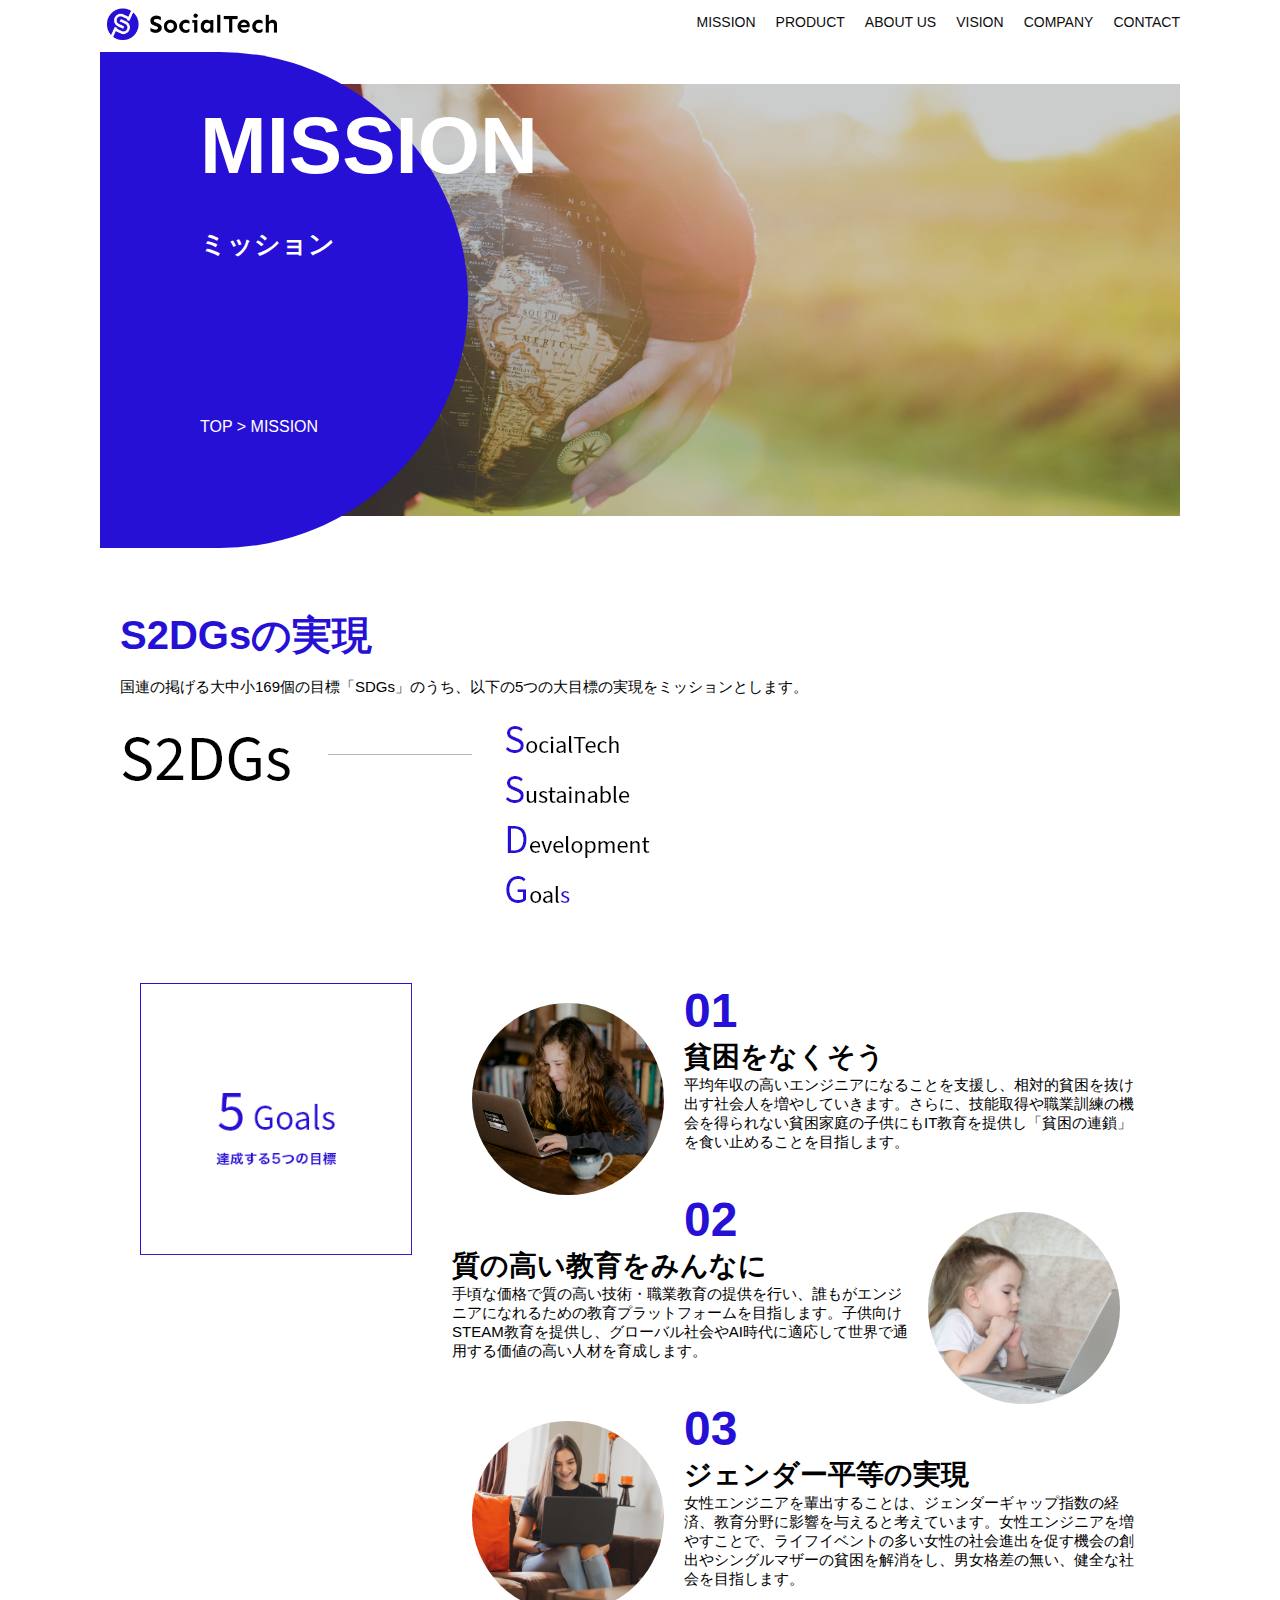
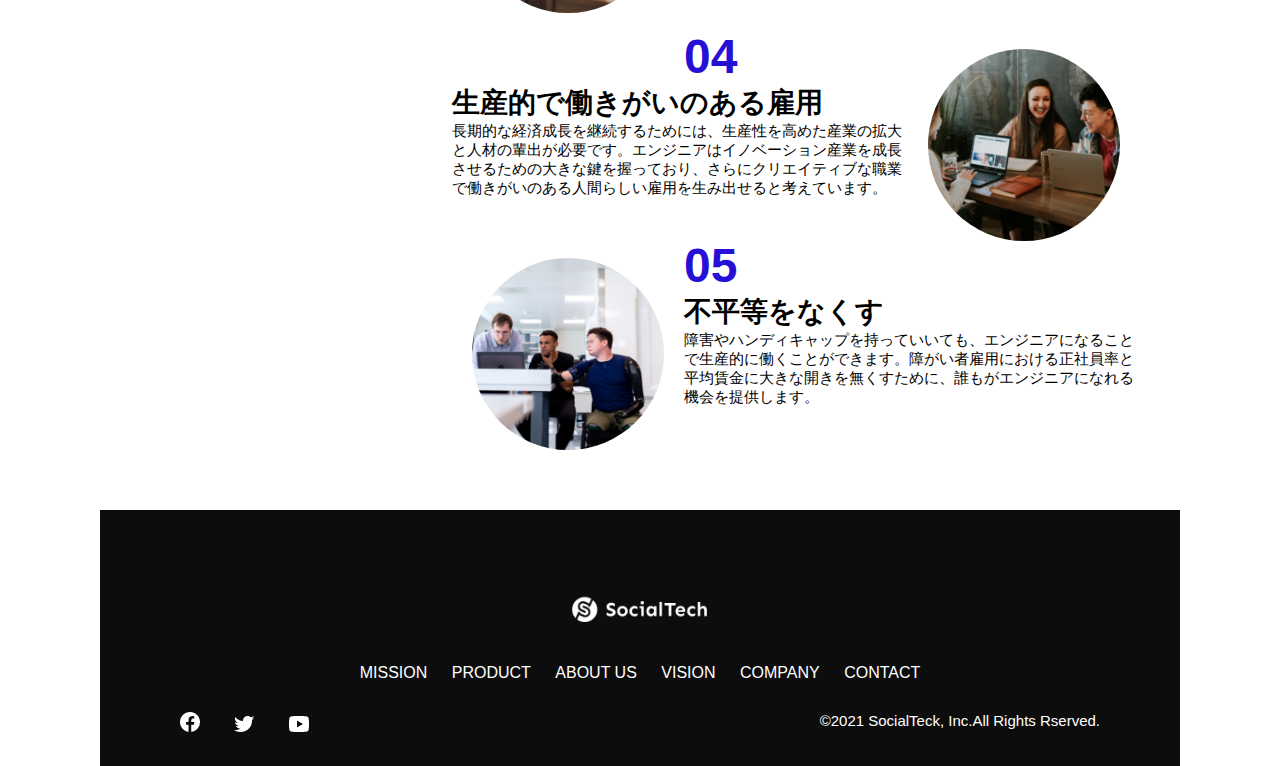
<file: kadai_tutorial_output/mission.html>
<!DOCTYPE html>
<html lang="ja">
<head>
    <meta charset="UTF-8">
    <meta name="description" content="SocialTechが目指す5つの目標（S2DGs）を紹介します">
    <meta name="viewport" content="width=device-width, initial-scale=1.0">
    <link rel="stylesheet" href="style.css">
    <title>SocialTeck - MISSION ミッション -</title>
</head>
<body>
     <header>
         <!-- ロゴ -->
         <a href="index.html" id="logo">
             <img src="images/logo.png" alt="トップページに戻る">
        </a>
         <!-- PC用ナビゲーション -->
         <nav id="nav-pc">
             <ul>
                 <li><a href="mission.html">MISSION</a></li>
                 <li><a href="product.html">PRODUCT</a></li>
                 <li><a href="index.html#aboutus">ABOUT US</a></li>
                 <li><a href="index.html#vision">VISION</a></li>
                 <li><a href="index.html#company">COMPANY</a></li>
                 <li><a href="index.html#contact">CONTACT</a></li>              
             </ul>
          </nav>
          <!--　スマホ用メニューボタン -->
          <button id="menu-sp"  onclick="document.getElementById('nav-sp').style.display = 'block'">
              <img src="images/button-menu.png" alt="ナビゲーションを開く">
          </button>
          <!-- スマホ用ナビゲーション -->
           <div id="nav-sp">
               <button id="close" onclick="document.getElementById('nav-sp').style.display = 'none'">
                  <img src="images/button-close.png" alt="ナビゲーションを閉じる">
               </button>

                 <nav>
                 <ul>
                     <li>
                         <a id="logo-sp" href="index.html" onclick="document.getElementById('nav-sp').style.display = 'none'"><img src="images/logo-sp.png" alt="トップページに戻る"></a>
                     </li>
                     <li><a class="menu" href="mission.html" onclick="document.getElementById('nav-sp').style.display = 'none'">MISSION</a></li>
                     <li><a class="menu" href="product.html" onclick="document.getElementById('nav-sp').style.display = 'none'">PRODUCT</a></li>
                     <li><a class="menu" href="index.html#aboutus" onclick="document.getElementById('nav-sp').style.display = 'none'">ABOUT US</a></li>
                     <li><a class="menu" href="index.html#vision" onclick="document.getElementById('nav-sp').style.display = 'none'">VISION</a></li>
                     <li><a class="menu" href="index.html#company" onclick="document.getElementById('nav-sp').style.display = 'none'">COMPANY</a></li>
                     <li><a class="menu" href="index.html#contact" onclick="document.getElementById('nav-sp').style.display = 'none'">CONTACT</a></li>
                 </ul>
              </nav>
             <div id="sns">
                 <a href="https://www.facebook.com/sejuku2013">
                     <img src="images/button-facebook.png" alt="Facebookのリンク">
                 </a>
                 <a href="https://twitter.com/samuraijuku">
                     <img src="images/button-twitter.png" alt="Twitterのリンク">
                  </a>
                 <a href="https://www.youtube.com/channel/UCCFOQO5aDK0xXam4cUQXT8g">
                     <img src="images/button-youtube.png" alt="YouTubeのリンク">
                 </a>
             </div>
          </div>
      </header>

      <main>
         <article>
            <section id="mission-main">
                <div class="mission-main-inner">
                    <div id="mission-title">
                        <h1>MISSION<br><span>ミッション</span></h1>
                        <p>TOP > MISSION</p>
                    </div>
                </div>
            </section>

            <section id="mission-s2dgs">
                <h2 class="mission-h2">S2DGsの実現</h2>
                <p>国連の掲げる大中小169個の目標「SDGs」のうち、以下の5つの大目標の実現をミッションとします。</p>
                <img src="images/mission/mission-s2dgs.png" alt="S2DGs">
            </section>

            <section id="mission-five-goals">
                <div class="five-goals-image">
                    <img src="images/mission/mission-5goals.png" alt="5Goals">
                </div>
                <div class="five-goals-read">
                    <div>
                        <img class="fivegoals-image-left" src="images/mission/mission-5goals01.png" alt="PCを操作する女の子">
                        <span class="fivegoals-number">01</span>
                        <h3 class="fivegoals-h3">貧困をなくそう</h3>
                        <p class="fivegoals-p">平均年収の高いエンジニアになることを支援し、相対的貧困を抜け出す社会人を増やしていきます。さらに、技能取得や職業訓練の機会を得られない貧困家庭の子供にもIT教育を提供し「貧困の連鎖」を食い止めることを目指します。</p>
                    </div>
                    <div>
                        <img class="fivegoals-image-right" src="images/mission/mission-5goals02.png" alt="PCを見つめる小さい女の子">
                        <span class="fivegoals-number">02</span>
                        <h3 class="fivegoals-h3">質の高い教育をみんなに</h3>
                        <p class="fivegoals-p">手頃な価格で質の高い技術・職業教育の提供を行い、誰もがエンジニアになれるための教育プラットフォームを目指します。子供向けSTEAM教育を提供し、グローバル社会やAI時代に適応して世界で通用する価値の高い人材を育成します。</p>
                   </div>
                   <div>
                        <img class="fivegoals-image-left" src="images/mission/mission-5goals03.png" alt="PCを操作する女性">
                        <span class="fivegoals-number">03</span>
                        <h3 class="fivegoals-h3">ジェンダー平等の実現</h3>
                        <p class="fivegoals-p">女性エンジニアを輩出することは、ジェンダーギャップ指数の経済、教育分野に影響を与えると考えています。女性エンジニアを増やすことで、ライフイベントの多い女性の社会進出を促す機会の創出やシングルマザーの貧困を解消をし、男女格差の無い、健全な社会を目指します。</p>
                   </div>
                   <div>
                        <img class="fivegoals-image-right" src="images/mission/mission-5goals04.png" alt="笑顔で話し合う3人の男女">
                        <span class="fivegoals-number">04</span>
                        <h3 class="fivegoals-h3">生産的で働きがいのある雇用</h3>
                        <p class="fivegoals-p">長期的な経済成長を継続するためには、生産性を高めた産業の拡大と人材の輩出が必要です。エンジニアはイノベーション産業を成長させるための大きな鍵を握っており、さらにクリエイティブな職業で働きがいのある人間らしい雇用を生み出せると考えています。</p>
                   </div>
                   <div>
                        <img class="fivegoals-image-left" src="images/mission/mission-5goals05.png" alt="障害を持つ男性が生き生きと働く様子">
                        <span class="fivegoals-number">05</span>
                        <h3 class="fivegoals-h3">不平等をなくす</h3>
                        <p class="fivegoals-p">障害やハンディキャップを持っていいても、エンジニアになることで生産的に働くことができます。障がい者雇用における正社員率と平均賃金に大きな開きを無くすために、誰もがエンジニアになれる機会を提供します。</p>
                   </div>
                </div>
            </section>




         </article>
      </main>

      <footer>
        <div id="footer-logo">
            <img src="images/logo-sp.png" alt="SocialTeck">
        </div>
            <div id="footer-link">
                <a href="misson.html">MISSION</a>
                <a href="product.html">PRODUCT</a>
                <a href="index.html#aboutus">ABOUT US</a>
                <a href="index.html#vision">VISION</a>
                <a href="index.html#company">COMPANY</a>
                <a href="index.html#contact">CONTACT</a>
            </div>
            <div id="sns-footer">
                <div class="sns-btns">
                    <a href="https://www.facebook.com/sejuku2013"><img src="images/button-facebook.png" alt="Facebookのリンク"></a>
                    <a href="https://twitter.com/samuraijuku"><img src="images/button-twitter.png" alt="Twitterのリンク"></a>
                    <a href="https://www.youtube.com/channel/UCCFOQO5aDK0xXam4cUQXT8g"><img src="images/button-youtube.png" alt="YouTubeのリンク"></a>
                </div>
                <p id="copyright">&copy;2021 SocialTeck, Inc.All Rights Rserved.</p>
            </div>
   </footer>
</body>
</html>
</file>
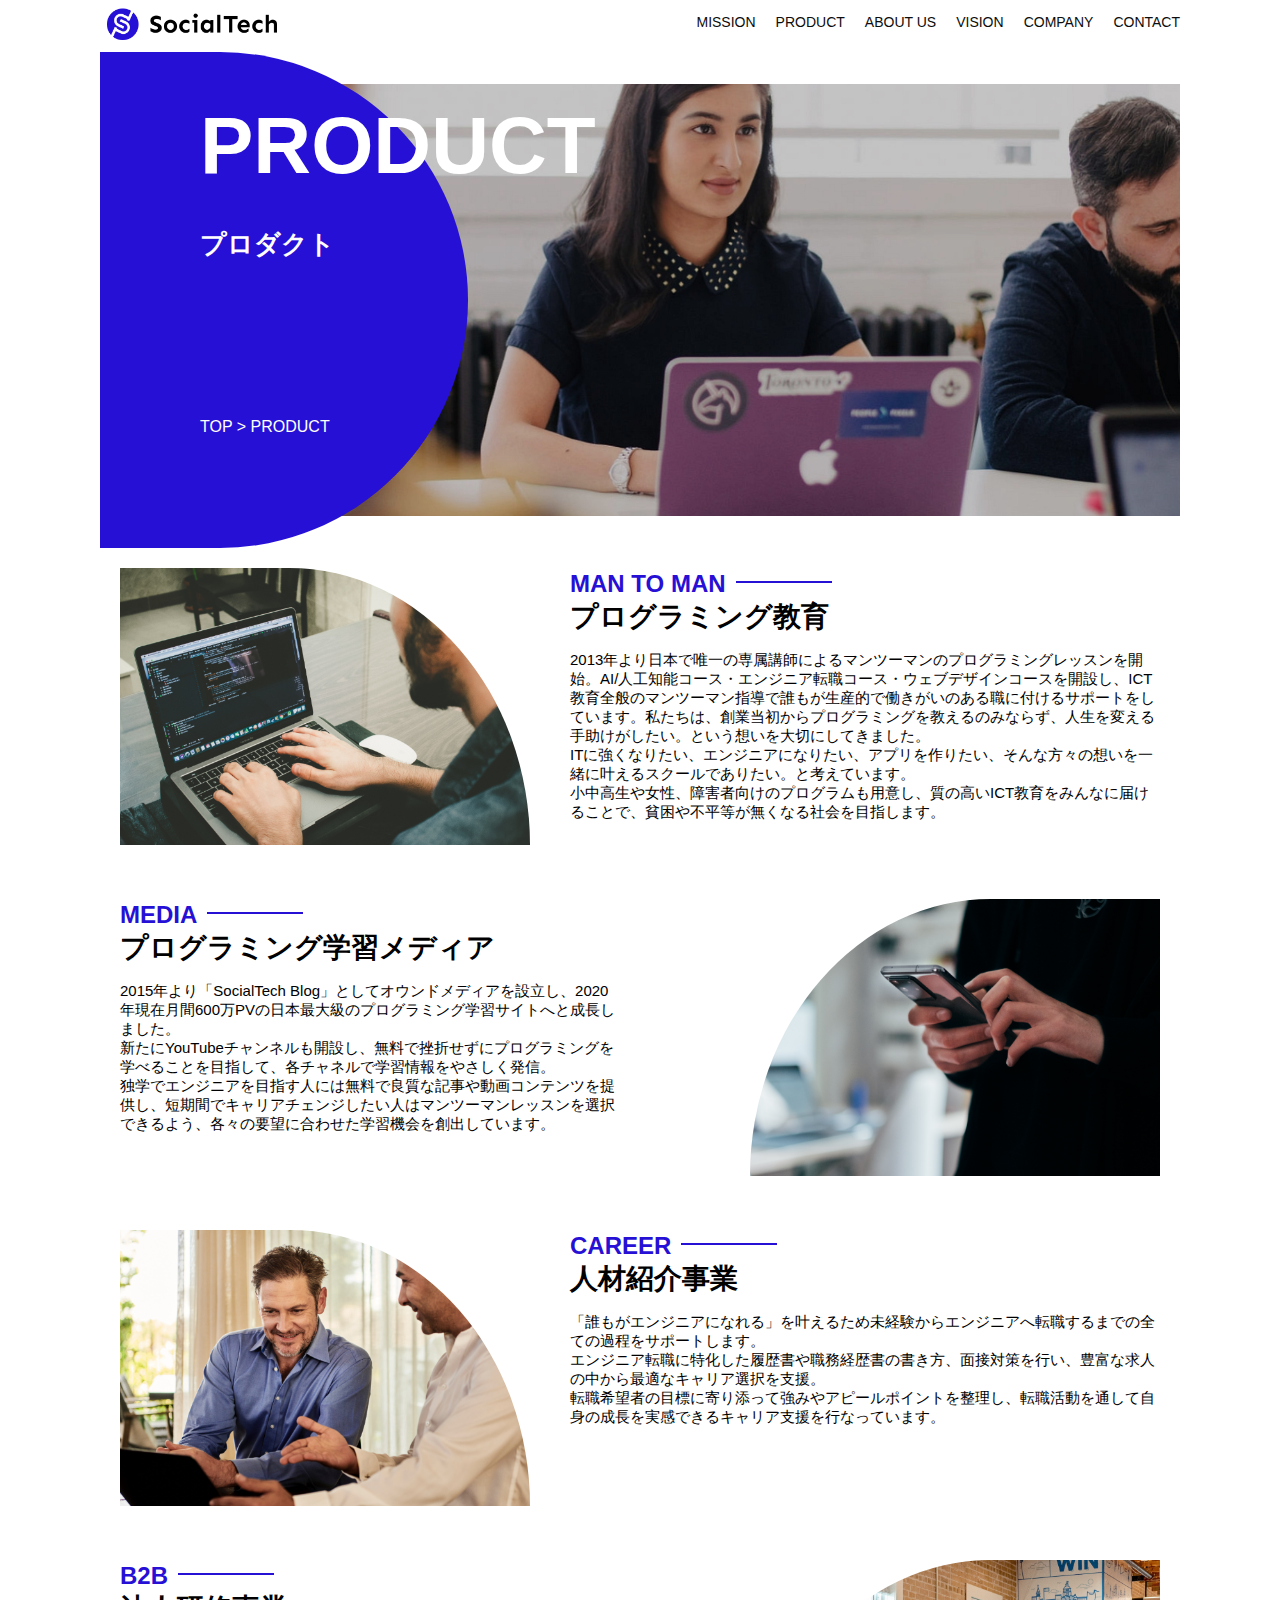
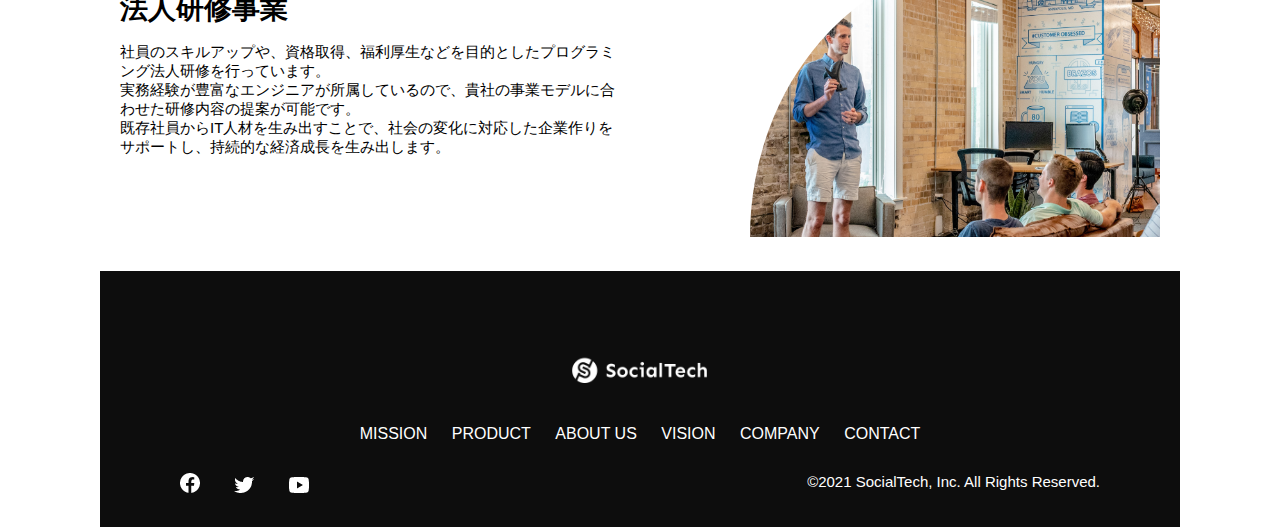
<file: kadai_tutorial_output/product.html>
<!DOCTYPE html>
 <html>
   <head>
     <title>SocialTech -PRODUCT プロダクト-</title>
     <meta charset="utf-8">
     <meta name="description" content="SocialTechの4つのプロダクトを紹介します">
     <meta name="viewport" content="width=device-width, initial-scale=1.0">
     <link rel="stylesheet" href="style.css">
   </head>
 
   <body>
     <!-- ヘッダー -->
     <header>
       <!-- ロゴ -->
       <a href="index.html" id="logo">
         <img src="images/logo.png" alt="トップページに戻る">
       </a>
 
       <!-- PC用ナビゲーション -->
       <nav id="nav-pc">
         <ul>
           <li><a href="mission.html">MISSION</a></li>
           <li><a href="product.html">PRODUCT</a></li>
           <li><a href="index.html#aboutus">ABOUT US</a></li>
           <li><a href="index.html#vision">VISION</a></li>
           <li><a href="index.html#company">COMPANY</a></li>
           <li><a href="index.html#contact">CONTACT</a></li>
         </ul>
       </nav>
 
       <!-- スマホ用メニューボタン -->
       <button id="menu-sp" onclick="document.getElementById('nav-sp').style.display = 'block'">
         <img src="images/button-menu.png" alt="ナビゲーションを開く">
       </button>
 
       <!-- スマホ用ナビゲーション -->
       <div id="nav-sp">
         <button id="close" onclick="document.getElementById('nav-sp').style.display = 'none'">
           <img src="images/button-close.png" alt="ナビゲーションを閉じる">
         </button>
 
         <nav>
           <ul>
             <li>
               <a id="logo-sp" href="index.html" onclick="document.getElementById('nav-sp').style.display = 'none'"><img src="images/logo-sp.png" alt="トップページに戻る"></a>
             </li>
             <li><a class="menu" href="mission.html" onclick="document.getElementById('nav-sp').style.display = 'none'">MISSION</a></li>
             <li><a class="menu" href="product.html" onclick="document.getElementById('nav-sp').style.display = 'none'">PRODUCT</a></li>
             <li><a class="menu" href="index.html#aboutus" onclick="document.getElementById('nav-sp').style.display = 'none'">ABOUT US</a></li>
             <li><a class="menu" href="index.html#vision" onclick="document.getElementById('nav-sp').style.display = 'none'">VISION</a></li>
             <li><a class="menu" href="index.html#company" onclick="document.getElementById('nav-sp').style.display = 'none'">COMPANY</a></li>
             <li><a class="menu" href="index.html#contact" onclick="document.getElementById('nav-sp').style.display = 'none'">CONTACT</a></li>
           </ul>
         </nav>
         <div id="sns">
           <a href="https://www.facebook.com/sejuku2013">
             <img src="images/button-facebook.png" alt="Facebookのリンク">
          </a>
           <a href="https://twitter.com/samuraijuku">
             <img src="images/button-twitter.png" alt="Twitterのリンク">
           </a>
           <a href="https://www.youtube.com/channel/UCCFOQO5aDK0xXam4cUQXT8g">
             <img src="images/button-youtube.png" alt="YouTubeのリンク">
           </a>
         </div>
       </div>
     </header>
 
     <main>
       <article>
        <section id="product-main">
            <div class="product-main-inner">
                <div id="product-title">
                    <h1>PRODUCT<br><span>プロダクト</span></h1>
                    <p>TOP > PRODUCT</p>
                </div>
            </div>
        </section>

        <section class="product-section product-section-left">
            <div class="product-section-img">
                <img src="images/product/product-mantoman.png" alt="PCでコードを書く男性">
            </div>
            <div class="product-read">
                <h2 class="product-h2">MAN TO MAN</h2>
                <h3 class="product-h3">プログラミング教育</h3>
                <p>
                    2013年より日本で唯一の専属講師によるマンツーマンのプログラミングレッスンを開始。AI/人工知能コース・エンジニア転職コース・ウェブデザインコースを開設し、ICT教育全般のマンツーマン指導で誰もが生産的で働きがいのある職に付けるサポートをしています。私たちは、創業当初からプログラミングを教えるのみならず、人生を変える手助けがしたい。という想いを大切にしてきました。<br>ITに強くなりたい、エンジニアになりたい、アプリを作りたい、そんな方々の想いを一緒に叶えるスクールでありたい。と考えています。<br>小中高生や女性、障害者向けのプログラムも用意し、質の高いICT教育をみんなに届けることで、貧困や不平等が無くなる社会を目指します。
                </p>
            </div>
        </section>

        <section class="product-section product-section-right">
            <div class="product-read">
                <h2 class="product-h2">MEDIA</h2>
                <h3 class="product-h3">プログラミング学習メディア</h3>
                <p>2015年より「SocialTech Blog」としてオウンドメディアを設立し、2020年現在月間600万PVの日本最大級のプログラミング学習サイトへと成長しました。<br>新たにYouTubeチャンネルも開設し、無料で挫折せずにプログラミングを学べることを目指して、各チャネルで学習情報をやさしく発信。<br>独学でエンジニアを目指す人には無料で良質な記事や動画コンテンツを提供し、短期間でキャリアチェンジしたい人はマンツーマンレッスンを選択できるよう、各々の要望に合わせた学習機会を創出しています。</p>
            </div>
            <div class="product-section-img">
                <img src="images/product/product-media.png" alt="スマートフォンを操作する人">
            </div>
        </section>

        <section class="product-section product-section-left">
            <div class="product-section-img">
                <img src="images/product/product-career.png" alt="笑顔で話し合う2人の男性">
            </div>
            <div class="product-read">
                <h2 class="product-h2">CAREER</h2>
                <h3 class="product-h3">人材紹介事業</h3>
                <p>「誰もがエンジニアになれる」を叶えるため未経験からエンジニアへ転職するまでの全ての過程をサポートします。<br>エンジニア転職に特化した履歴書や職務経歴書の書き方、面接対策を行い、豊富な求人の中から最適なキャリア選択を支援。<br>転職希望者の目標に寄り添って強みやアピールポイントを整理し、転職活動を通して自身の成長を実感できるキャリア支援を行なっています。<br></p>
            </div>
        </section>

        <section class="product-section product-section-right">
            <div class="product-read">
                <h2 class="product-h2">B2B</h2>
                <h3 class="product-h3">法人研修事業</h3>
                <p>社員のスキルアップや、資格取得、福利厚生などを目的としたプログラミング法人研修を行っています。<br>実務経験が豊富なエンジニアが所属しているので、貴社の事業モデルに合わせた研修内容の提案が可能です。<br>既存社員からIT人材を生み出すことで、社会の変化に対応した企業作りをサポートし、持続的な経済成長を生み出します。</p>
           </div>
           <div class="product-section-img">
            <img src="images/product/product-b2b.png" alt="講演中の男性とそれを聴く人々">       
           </div>
        </section>

       </article>
     </main>
 
     <footer>
       <div id="footer-logo">
         <img src="images/logo-sp.png" alt="SocialTech">
       </div>
       <div id="footer-link">
         <a href="mission.html">MISSION</a>
         <a href="product.html">PRODUCT</a>
         <a href="index.html#aboutus">ABOUT US</a>
         <a href="index.html#vision">VISION</a>
         <a href="index.html#company">COMPANY</a>
         <a href="index.html#contact">CONTACT</a>
       </div>
       <div id="sns-footer">
         <div class="sns-btns">
           <a href="https://www.facebook.com/sejuku2013"><img src="images/button-facebook.png" alt="Facebookのリンク"></a>
           <a href="https://twitter.com/samuraijuku"><img src="images/button-twitter.png" alt="Twitterのリンク"></a>
           <a href="https://www.youtube.com/channel/UCCFOQO5aDK0xXam4cUQXT8g"><img src="images/button-youtube.png" alt="YouTubeのリンク"></a>
         </div>
         <p id="copyright">&copy;2021 SocialTech, Inc. All Rights Reserved.</p>
       </div>
     </footer>
     
   </body>
 </html>
</file>
<file: kadai_tutorial_output/style.css>
/* PC、スマホ共通スタイル */
* {
    box-sizing: border-box;
}

p {font-size: 15px;

}

body {
    max-width: 1080px;
    margin: 0 auto 0 auto;
    font-family: "Source Sans Pro", "Hiragino Kaku Gothic ProN", Meiryo ,Arial,sans-serif;
}

/* PC用カルーセル設定 */
.carousel{
    margin: 0 20px 0 20px;
}

.carouselImg{
    width: 100%;
}

/* ヘッダー */
header {
    display: flex;
    justify-content: space-between;
}

/* ナビゲーションのレイアウト */
#nav-pc{
    font-size: 14px;
}
#nav-pc ul{
    display: flex;
    padding-left: 0;
}
#nav-pc li{
    list-style: none;
}

/* ナビゲーションリンクの装飾設定 */
#nav-pc a{
    text-decoration: none;
    margin-left: 20px;
    color: #0d0d0d;
}
#nav-pc a:hover{
    text-decoration: underline;
}

 /*スマホ用ナビを非表示  */
 #nav-sp,
 #menu-sp{
    display: none;
 }


/* メインビジュアル */
#main-visual{
    position: relative;
    height: 470px;
}
#main-message{
    position: absolute;
    top,left: 0;
    background-color: #2710d5;
    color: #ffffff;
    border-radius: 0 0 476px 0;
    max-width: 620px;
    height: 100%;
    width: 100%;
    z-index: 11;
}
#main-message > h1{
    font-size: 60px;
    margin: 100px 0 0 50px;
}
#main-message > p {
    font-size: 28px;
    margin: 0 0 0 50px;
}
#main-visual > img {
    max-width: 620px;
    border-radius: 476px 0 0 0;
    position: absolute;
    top:0;
    right: 0;
    z-index: 10;
}

/* 見出し */
h2{
    margin: 40px 0 0 0;
}
h2::after{
    content: url("images/line.png");
    margin-left: 10px;
}
h3{
    font-size: 27px;
}
/* ミッション */
#mission{
    margin: 80px auto ;
}
#mission-flex{
    display: flex;
}
#mission-flex > div{
    width: 50%;
    margin: 20px;
}
#mission-photo{
    width: 100%;
}
#s2dgs{
    margin-top: 50px;
    width: 100%;
}

/* プロダクト */
#product{
    background-color: #fafafa;
    margin: 80px 0 80px 0;
    padding: 10px 40px 0px 40px;
}

/* 外枠 */
#product .product-flex{
    margin-top: 40px;
    display: flex;
}

/* 左のカラム */
#product-left{
    width: 50%;
    margin-right: 20px;
}

/* 右のカラム */
#product-right{
    width: 50%;
    margin-left: 20px;
    margin-top: 80px;
}

/* 画像＋説明の枠 */
#product-left > div{
    position: relative;
    height: 480px;
    margin-right: 20px;
}
#product-right > div{
    position: relative;
    height: 480px;
    margin-left: 20px;
}

/* 画像 */
 .product-photo{
    width: 100%;
}

/* 説明文の枠 */
.product-explain{
    background-color: #ffffff;
    position: absolute;
    left: 0;
    bottom: 50px;
    margin: 0 40px 0 40px;
    padding:  20px;
    box-shadow: 5px 5px 10px rgba(0, 0, 0, 0.05);
}

/* 説明文の英語 */
.product-explain > span{
    color: #2710d5;
    font-weight: bold;
    font-size: 16px;
    margin: 0;
}

/* 説明文の見出し */
.product-explain > h3{
    margin: 5px 0 5px 0;
}

/* 説明文 */
.product-explain > P{
    font-size: 14px;
    margin: 0;
}

/* もっとみるボタン */
#product-more{
    text-align: center;
}
#product-more a{
    position: relative;
    bottom: -42px;
}

/* ABOUT　US */
#aboutus{
    margin: 80px auto 80px auto;
}

/* 3つの組織文化と画像を入れる枠 */
#aboutus > div{
    display: flex;
}

/* 画像 */
.culture-img{
    width: 50%;
    align-self: flex-start;
}

/* Flexbox（フレックスボックス）内の要素は
align-self: flex-start;を指定すると上寄せになる */


.culture-img2{
    margin-top: 50px;
    width: 100%;
}

/* 3つの組織文化の表 */
.culture-table{
    margin-right: 50px;
}

/* 番号 */
.culture-num{
    font-size: 80px;
    color: #2710d5;
    padding: 0 20px 0 0;
}

/* 見出し */
.culture-table th{
    text-align: left;
    font-size: 28px;
    font-weight: bold;
}

/* 組織文化英語 */
.culture-en{
    color: #2710d5;
    font-size: 24px;
}

/* 説明文 */
.culture-description{
    margin: 0;
}

/* ビジョン */
#vision{
    margin: 80px auto 80px auto;
}

/* セクション内の外枠 */
#vision > div{
    display: flex;
    justify-content: space-between;
    flex-wrap: wrap;
}

/* 7つの行動指針の枠 */
.vision-box{
    width: 300px;
    height: 300px;
    margin-bottom: 30px;
    position: relative;
}

.vision-box > img{
    width: 100%;
    position: relative;
    z-index: 30;
}

.vision-box > div{
    position: absolute;
    top: 0;
    left: 0;
    z-index: 31;
    margin-right: 20px;
}

.vision-box > div > h4{
    color: #2710d5;
    font-size: 19px;
    margin: 80px 0 0 0;
}

.vision-box > div >h4::first-letter{
    font-size: 40px;
}

.vision-box > div >h5{
    font-size: 20px;
    margin: 0 0 0 0;
}

.vision-box > div >p{
    margin: 10px 0 0 0;
}

/* 会社概要 */
#company{
    margin: 80px auto 80px auto;
}

#company-table{
    width: 100%;
}

.tableheader{
    text-align: left;
    padding: 20px;
    border-bottom-color: #2710d5;
    border-bottom-width: 1px;
    border-bottom-style: solid;
    width: 100px;
}

.tableheader-first{
    border-top-color: #2710d5;
    border-top-width: 1px;
    border-top-style: solid;
}

.cell{
    padding: 30px;
    border-bottom-color: #ececec;
    border-bottom-width: 1px;
    border-bottom-style: solid;
}

.cell-first{
    border-top-color: #ececec;
    border-top-width: 1px;
    border-top-style: solid;
}

#company > iframe{
    width: 100%;
    height: 368px;
    margin-top: 40px;
}

/* お問い合わせ */
#contact{
    margin: 80px auto 80px auto;
}

/* 外枠 */
#contact > form > div{
    display: flex;
    flex-direction: row;
    flex-wrap: wrap;
    padding-bottom: 30px;
}
/* 左列の見出し */
.contact-heading{
    width: 240px;
    align-self: center;
}
/* 見出しのラベル */
.contact-label{
    font-weight: bold;
}

/* 必須 */
.contact-span{
    color: #ce2222;
    margin: 0 0 0 20px;
    font-weight: bold;
}

/* テキストボックス */
.contact-textbox{
    border-top: 0px;
    border-left: 0px;
    border-right: 0px;
    border-bottom-width: 1px;
    border-bottom-color: #707070;
    border-style: solid;
    background-color: #fafafa;
    width: 400px;
    height: 56px;   
}

/* お問い合わせ内容のテキストエリア */
.contact-textarea{
    border-top: 0;
    border-left: 0;
    border-right: 0;
    border-bottom-width: 1px;
    border-bottom-color: #707070;
    background-color: #fafafa;
    width: 400px;
    height: 200px;
}

/* 個人情報の取り扱い */
#contact dt{
    font-weight: bold;
}
#contact dd{
    margin: 0 0 16px 0;
}
#contact dd p {
    margin: 0;
}
#contact dd ul{
    padding-left: 0;
}
#contact dd li{
    margin-bottom: 0;
    list-style: none;
}

/* フッター */
footer{
    background-color: #0d0d0d;
    text-align: center;
    padding: 80px 80px 30px 80px;
}

#footer-logo{
    margin-bottom: 30px;
}

#footer-link{
    margin-bottom: 30px;
}

#footer-link > a{
    text-decoration: none;
    margin: 10px;
    color: #ffffff;
}

#footer-link > a:hover{
    text-decoration: underline;
}

#sns-footer{
    display: flex;
    justify-content: space-between;
    text-align: left;
}

#sns-footer a{
    margin-right: 30px;
}

#copyright{
    color: #ffffff;
    margin: 0;
}


/* mission.html用のスタイル */
/* ミッションのメインビジュアル */

.mission-main-inner{
    background-image: url(images/mission/mission-main.png);
    background-repeat: no-repeat;
    background-position-y: center;
}

#mission-title{
    background-color: #2710d5;
    width: 368px;
    color: #ffffff;
    height: 496px;
    border-radius: 0 248px 248px 0;
    position: relative;
}

#mission-title h1{
    position: absolute;
    top: 0;
    left: 100px;
    font-size: 80px;
    line-height: 1;
}


#mission-title h1 span{
    font-size: 26px;
}

#mission-title > p{
    position: absolute;
    top: 350px;
    left: 100px;
    font-size: 16px;
}

/* ミッションページ　S2DGsの設定 */
#mission-s2dgs{
    padding: 20px;
}

.mission-h2{
    color: #2710d5;
    font-size: 40px;
}

.mission-h2::after{
    content: none;
}

/* ミッションページ　5つのゴールの設定 */
#mission-five-goals{
    padding: 20px;
    display: flex;
}

#mission-five-goals .five-goals-image{
    width: 30%;
    padding: 20px;
}

#mission-five-goals .five-goals-image img{
    width: 100%;
}

#mission-five-goals .five-goals-read{
    width: 70%;
    padding: 20px;
}

#mission-five-goals .five-goals-read > div{
    margin-bottom: 40px;
}

.fivegoals-image-right{
    float: right;
    margin: 20px;
}

.fivegoals-image-left{
    float: left;
    margin: 20px;
}

.fivegoals-number{
    color: #2710d5;
    font-size: 48px;
    font-weight: bold;
    margin: 0;
}

.fivegoals-h3{
    font-size: 28px;
    margin: 0;
}

.fivegoals-p{
    margin: 0;
}

/* プロダクトページ */
.product-main-inner{
    background-image: url(images/product/product-main.png);
    background-repeat: no-repeat;
    background-position-y: center ;
}

#product-title{
    background-color: #2710d5;
    width: 368px;
    color: #ffffff;
    height: 496px;
    border-radius: 0 248px 248px 0;
    position: relative;
}

#product-title h1{
    position: absolute;
    top: 0;
    left: 100px;
    font-size: 80px;
    line-height: 1;
}

#product-title h1 span{
    font-size: 26px;
}

#product-title > p{
    position: absolute;
    top: 350px;
    left: 100px;
    font-size: 16px;
}

/* セクション */
.product-section{
    display: flex;
    padding: 20px 20px 0;
}

.product-section .product-section-img{
    width: 450px;
}

/* 左が画像のセクション */
.product-section-left .product-section-img img{
    width: 100%;
    padding: 0 40px 30px 0;
    border-radius: 0 432px 0 0;
}

.product-section-left .product-read{
    width: 50%;
    flex-grow: 1;
}

.product-section-left .product-read p{
    margin-bottom: 0;
}

/* 右が画像のセクション */
.product-section-right{
    justify-content: space-between;
}

.product-section-right .product-section-img img{
    width: 100%;
    padding: 0 0 30px 40px;
    border-radius: 432px 0 0 0;
}

.product-section-right .product-read{
    width: 500px;
}

.product-h2{
    color: #2710d5;
    font-size: 24px;
    margin: 0;
}

.product-h3{
    font-size: 28px;
    margin: 0;
}




/* =======================
スマートフォン用のスタイル 
=========================*/
@media screen and (max-width: 767px) {
    /* スマホ用カルーセル設定 */
    .carousel{
        margin: 0;
    }
    
     /* PCナビゲーション非表示 */
     #nav-pc{
        display: none;
     }

     /* ハンバーガーメニュー */
     #menu-sp{
        display: block;
        background-color: transparent;
        padding: 0;
        border: none;
        position: absolute;
        top: 0px;
        right: 0px;
     }

     /* スマホ用ナビゲーションの表示切替 */
     /* 初期状態、レイアウトと非表示設定 */
     #nav-sp{
        background-color: #2710d5;
        position: absolute;
        left: 0;
        top: 0;
        height: 100%;
        width: 100%;
        display: none;
        z-index: 100;
     }

     /* ×ボタン */
     #close{
        position: absolute;
        top: 20px;
        right: 20px;
        background-color: transparent;
        border: none;
     }

     #nav-sp nav ul {
        padding-left: 0;
     }

     #nav-sp nav li{
        list-style: none;
     }

     /* ナビゲーションメニュー用ロゴ */
     #logo-sp{
        margin: 80px 0 30px 20px;
     }

     /* ナビゲーションのリンクの装飾設定 */
     #nav-sp nav a{
        display: block;
        color: #ffffff;
     }

     #nav-sp nav a:hover{
        text-decoration: underline;
     }

     #nav-sp .menu{
        text-decoration: none;
        margin: 0 20px 0 20px;
        height: 44px;
        font-size: 16px;
        background-image: url(images/arrow.png);
        background-repeat: no-repeat;
        background-position: right top;
     }

     #sns{
        position: absolute;
        bottom: 20px;
        left: 20px;
     }

     #sns > a{
        margin-right: 30px;
     }

    /* メインビジュアル */
    #main-visual{
        position: relative;
        height: 470px;
        overflow: visible;
    }
/*  overflow: hidden;
overflowプロパティとは、
「領域内に入りきらない要素をどのように表示するか」
を指定するプロパティです。
初期値のvisibleだとはみ出た部分が表示されますが、
hiddenという値を指定すると、
はみ出た部分が非表示になります。*/

    #main-visual > div{
        text-align: center;
        height: 280px;
    }

    #main-visual h1{
        font-size: 28px;
        margin: 90px 0 0 0;
    }

    #main-visual > div > p{
        margin: 0;
        font-size: 15px;
    } 

    #main-visual > img{
        width: 100%;
        border-radius: 476px 0 0 0;
        top: auto;
        bottom: 0;
    }

    /* 見出し */
    h2{
        margin: 15px 0 15px 0;
    }

    h3{
        font-size: 24px;
        margin: 10px 0 0 0;
    }

    /* ミッション */
    #mission{
        margin: 20px 0 20px 0;
        padding: 0 20px 0 20px;
    }

    #mission-flex{
        flex-direction: column;
    }

    #mission-flex > div{
        width: 100%;
        margin: 0;
    }

    /* プロダクト */
    #product{
        margin: 0;
        padding: 10px 20px 0 20px;
    }

    /* 外枠 */
    #product .product-flex{
        flex-direction: column;
        margin-top: 0;
    }

    /* 左右のカラム　スマホでは縦並び */
    #product-left,
    #product-right{
        width: 100%;
        margin: 0;
    }

    /* 画像+説明の枠 */
    #product-left > div,
    #product-right > div{
        height: auto;
        margin: 0;
    }

    /* 説明分の枠 */
    .product-explain{
        position: relative;
        margin: 0;
    }

    .product-explain > h3{
        margin: 10px 0 10px 0;
        font-size: 24px;
    }

    /* もっと見るボタン */
    #product-more{
        text-align: left;
    }

    /* ABOUT　US */
    #aboutus{
        margin: 80px 20px 80px 20px;
    }

    #aboutus > div{
        flex-direction: column;
    }

    .culture-table th{
        font-size: 16px;
    }

    .culture-table{
        margin-right: 0;
        padding-right: 20px;
        order: 2;
    }

    .culture-img{
        width: 100%;
        order: 1;
    }

    .culture-img2{
        margin-top: 0;
    }

    .culture-description{
        margin: 0;
    }

    /* ビジョン */
    #vision{
        margin: 80px 20px 80px 20px;
    }

    .vision-box > img{
        position: absolute;
        top: 0;
        left: 0;
    }

    .vision-box > div > h4{
        margin: 60px 0 0 0;
    }

    /* 会社概要 */
    #company{
        margin: 0 20xp 0 20px;
    }

    #comoany > h3{
        margin-bottom: 20px;
    }

    .tableheader{
        width: 20px;
    }

    #company > iframe{
        height: 240px;
    }

     /* お問い合わせ */
     #contact{
        margin: 80px 20px 80px 20px;
     }

     #contact > h3{
        margin-bottom: 20px;
     }

     #contact > form > div{
        flex-direction: column;
        margin-bottom: 20px;
     }

     .contact-heading{
        align-self: auto;
        margin-bottom: 20px;
     }

     .contact-textbox{
        min-width: 300px;
        width: 100%;
     }

     .contact-textarea{
        height: 150px;
        width: 100%;
     }

     .radiobutton{
        margin-bottom: 20px;
     }
    /* フッター */
    footer{
        padding: 30px 20px 50px 20px;
        text-align: left;
    }

    #footer-link > a{
        margin: 0 20px 30px 0;
        display: block;
        background-image: url(images/arrow.png);
        background-repeat: no-repeat;
        background-position: right top;
    }

    #footer-link > a:hover{
        text-decoration: underline;
    }

    #sns-footer{
        flex-direction: column;
        justify-content: flex-start;
    }

    #copyright{
        font-size: 12px;
        margin-top: 30px;
    }


/* mission.html用のスタイル */
/*  ミッションのメインビジュアル */
     #mission-main{
        height: 256px;
        margin-top: 4%;
        position: relative;
     }

     .mission-main-inner{
        height: 80%;
        background-size: cover;
     }

     #mission-title{
        width: 136px;
        height: 256px;
        position: absolute;
        top: -10%;
     }

    #mission-title h1{
        left: 20px;
        font-size: 40px;
     }

     #mission-title h1 span{
         font-size: 18px;
     }

     #mission-title > p{
        top: 180px;
        left: 20px;
        font-size: 13px;
     }

     /* ミッションページ　S2DGSの設定 */
     .mission-h2{
        font-size: 38px;
        margin: 0px;
     }

     .mission-h2::after{
        content: none;
     }

     #mission-s2dgs > img{
        width: 100%;
     }

     /* ミッションページ　5つのゴールの設定 */
     #mission-five-goals{
        flex-direction: column;
     }

     #mission-five-goals > div{
        padding: 0;
     }

     #mission-five-goals .five-goals-image,
     #mission-five-goals .five-goals-read{
        width: 100%;
        padding: 0;
     }

     #mission-five-goals .five-goals-read > div{
        display: flex;
        flex-direction: column;
     }

     .fivegoals-image-right,
     .fivegoals-image-left{
        align-self: center;
     }

     /* プロダクトページ */
     #product-main{
        height: 256px;
        margin-top: 4%;
        position: relative;
     }

     .product-main-inner{
        height: 80%;
        background-size: cover;
     }

     #product-title{
        width: 136px;
        height: 256px;
        position: absolute;
        top: -10%;
     }

     #product-title h1{
        left: 20px;
        font-size: 40px;
     }

     #product-title h1 span{
        font-size: 18px;
     }

     #product-title > p{
        top: 180px;
        left: 20px;
        font-size: 13px;
     }

     /* セクション */
     .product-section{
        flex-direction: column;
     }

     .product-section .product-section-img{
        width: 100%;
     }

     .product-section .product-section-img img{
        width: 100%;
        padding: 0;
     }

     /* 左が画像のセクション */
     .product-section-left .product-section-img img{
        border-radius: 0 300px 0 0;
     }

     .product-section-left .product-read{
        width: 100%;
        flex-grow: 1;
     }

     /* 右が画像のセクション */
     .product-section-right .product-section-img{
        order: 1;
        border-radius: 300px 0 0 0;
     }

     .product-section-right .product-read{
        order: 2;
        width: 100%;
     }
    }
</file>
